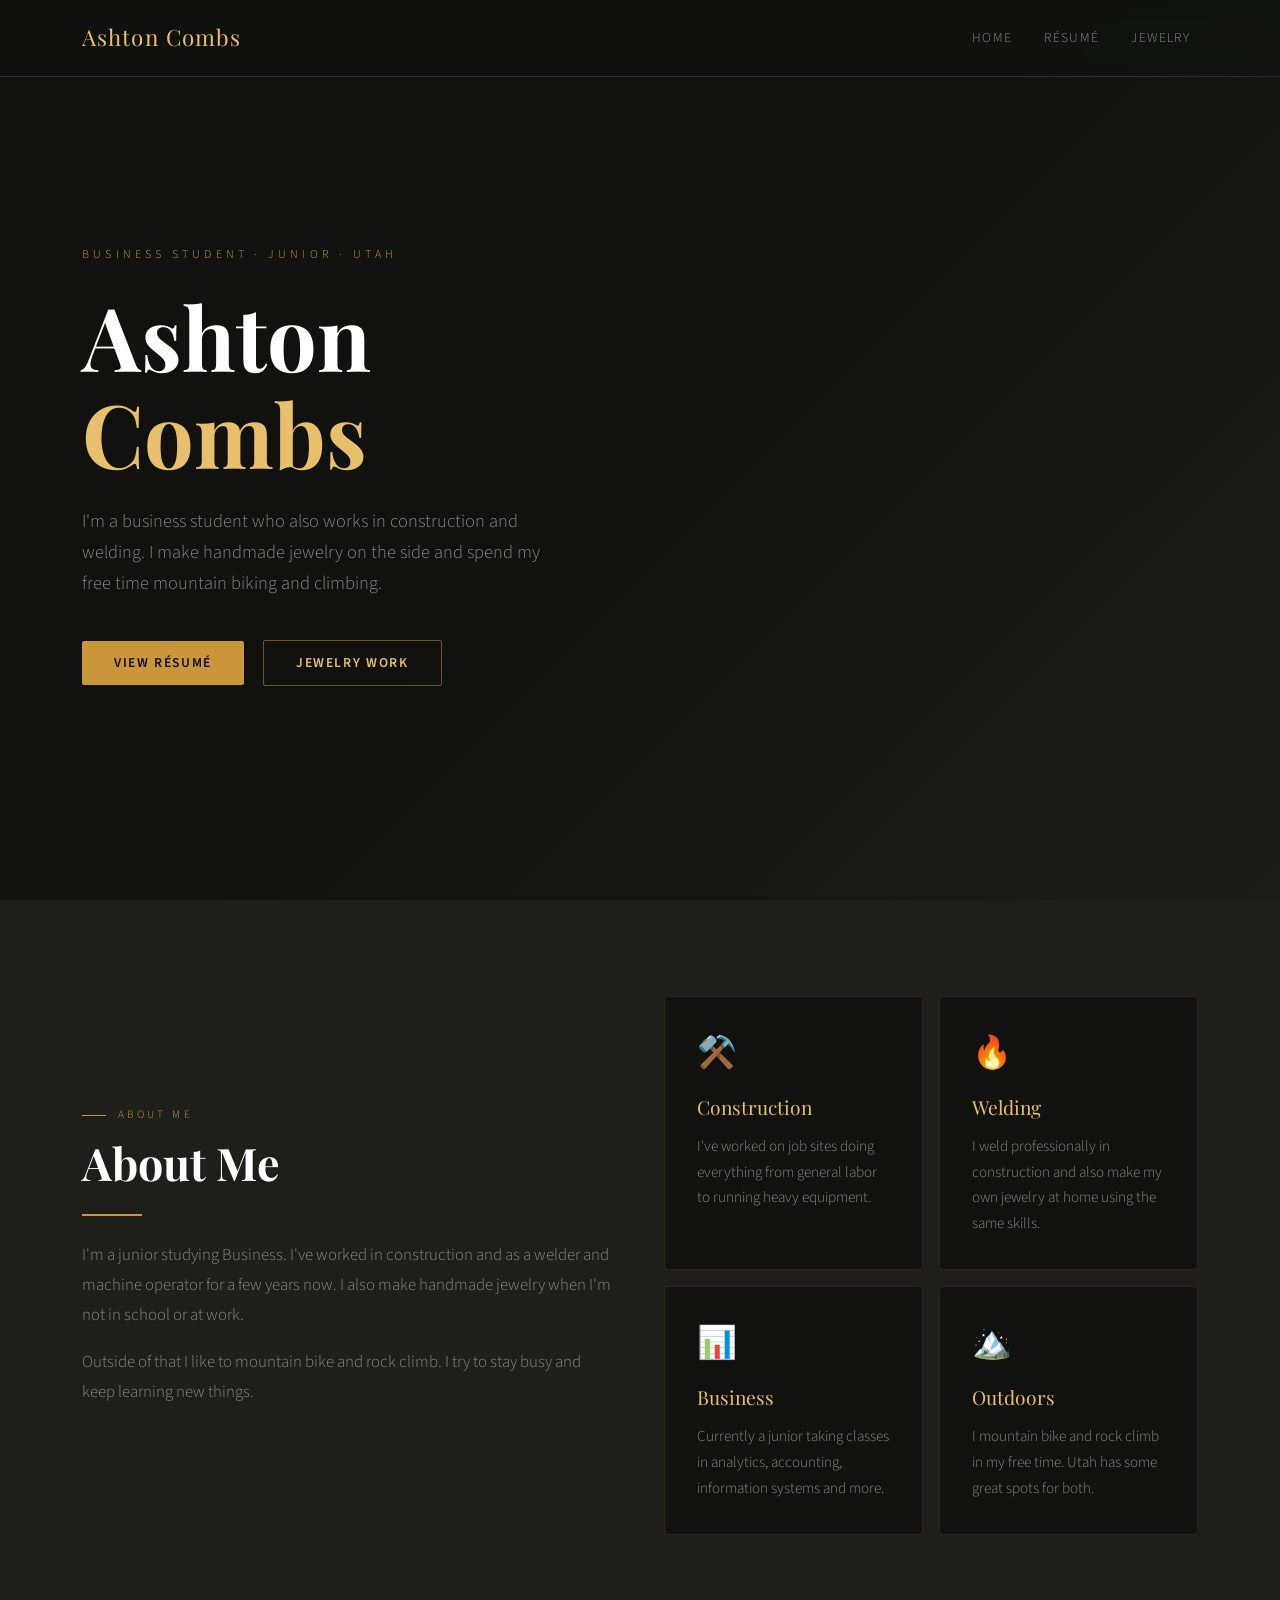
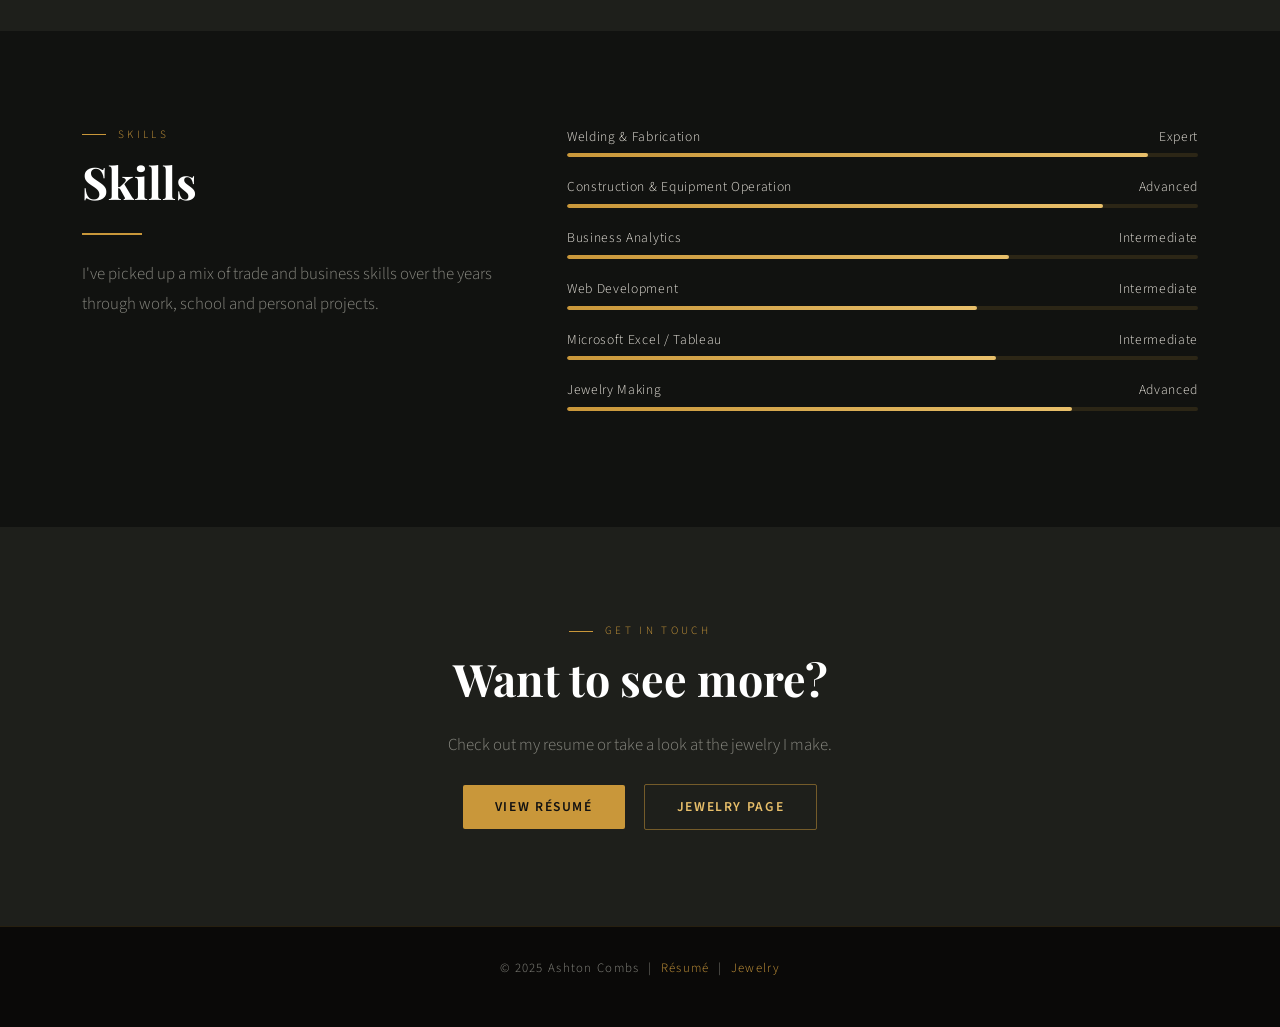
<file: index.html>
<!DOCTYPE html>
<html lang="en">
<head>
  <meta charset="UTF-8"/>
  <meta name="viewport" content="width=device-width, initial-scale=1.0"/>
  <title>Ashton Combs</title>
  <link href="https://cdn.jsdelivr.net/npm/bootstrap@5.3.2/dist/css/bootstrap.min.css" rel="stylesheet"/>
  <link href="https://fonts.googleapis.com/css2?family=Playfair+Display:wght@400;700&family=Source+Sans+3:wght@300;400;600&display=swap" rel="stylesheet"/>
  <style>
    :root {
      --dark: #111210;
      --mid: #1e1f1b;
      --gold: #c9973a;
      --gold-light: #e8bf6a;
      --text: #e8e4dc;
      --muted: #888880;
    }

    * { box-sizing: border-box; }

    body {
      background-color: var(--dark);
      color: var(--text);
      font-family: 'Source Sans 3', sans-serif;
      font-weight: 300;
    }

    /* NAV */
    .navbar {
      background-color: rgba(17,18,16,0.95) !important;
      border-bottom: 1px solid rgba(201,151,58,0.2);
      backdrop-filter: blur(10px);
      padding: 1rem 2rem;
    }

    .navbar-brand {
      font-family: 'Playfair Display', serif;
      font-size: 1.4rem;
      color: var(--gold-light) !important;
      letter-spacing: 0.05em;
    }

    .nav-link {
      color: var(--muted) !important;
      font-size: 0.85rem;
      letter-spacing: 0.1em;
      text-transform: uppercase;
      margin-left: 1rem;
      transition: color 0.2s;
    }

    .nav-link:hover { color: var(--gold-light) !important; }

    .navbar-toggler { border-color: rgba(201,151,58,0.4); }
    .navbar-toggler-icon {
      background-image: url("data:image/svg+xml,%3csvg xmlns='http://www.w3.org/2000/svg' viewBox='0 0 30 30'%3e%3cpath stroke='rgba%28201%2C151%2C58%2C1%29' stroke-linecap='round' stroke-miterlimit='10' stroke-width='2' d='M4 7h22M4 15h22M4 23h22'/%3e%3c/svg%3e");
    }

    /* HERO */
    .hero {
      min-height: 100vh;
      background-color: var(--dark);
      background-image:
        linear-gradient(135deg, rgba(17,18,16,0.97) 50%, rgba(30,31,27,0.85) 100%),
        url('https://images.unsplash.com/photo-1504307651254-35680f356dfd?w=1600&q=70');
      background-size: cover;
      background-position: center;
      display: flex;
      align-items: center;
      padding: 6rem 2rem 4rem;
    }

    .hero-eyebrow {
      font-size: 0.75rem;
      letter-spacing: 0.35em;
      text-transform: uppercase;
      color: var(--gold);
      margin-bottom: 1.5rem;
    }

    .hero h1 {
      font-family: 'Playfair Display', serif;
      font-size: clamp(3rem, 7vw, 5.5rem);
      font-weight: 700;
      color: #fff;
      line-height: 1.1;
      margin-bottom: 1.5rem;
    }

    .hero h1 span { color: var(--gold-light); }

    .hero-sub {
      font-size: 1.15rem;
      color: var(--muted);
      max-width: 480px;
      margin-bottom: 2.5rem;
      line-height: 1.7;
    }

    .btn-gold {
      background-color: var(--gold);
      color: #111;
      border: none;
      padding: 0.75rem 2rem;
      font-size: 0.85rem;
      letter-spacing: 0.12em;
      text-transform: uppercase;
      font-weight: 600;
      border-radius: 2px;
      text-decoration: none;
      display: inline-block;
      transition: background 0.2s;
    }

    .btn-gold:hover { background-color: var(--gold-light); color: #111; }

    .btn-outline-gold {
      background: transparent;
      color: var(--gold-light);
      border: 1px solid rgba(201,151,58,0.5);
      padding: 0.75rem 2rem;
      font-size: 0.85rem;
      letter-spacing: 0.12em;
      text-transform: uppercase;
      font-weight: 600;
      border-radius: 2px;
      text-decoration: none;
      display: inline-block;
      transition: all 0.2s;
      margin-left: 1rem;
    }

    .btn-outline-gold:hover {
      border-color: var(--gold-light);
      color: #fff;
    }

    /* ABOUT SECTION */
    .section {
      padding: 6rem 2rem;
    }

    .section-dark { background-color: var(--mid); }
    .section-darker { background-color: var(--dark); }

    .section-label {
      font-size: 0.7rem;
      letter-spacing: 0.3em;
      text-transform: uppercase;
      color: var(--gold);
      margin-bottom: 0.75rem;
      display: flex;
      align-items: center;
      gap: 0.75rem;
    }

    .section-label::before {
      content: '';
      display: inline-block;
      width: 24px;
      height: 1px;
      background: var(--gold);
    }

    .section-title {
      font-family: 'Playfair Display', serif;
      font-size: clamp(1.8rem, 4vw, 2.8rem);
      font-weight: 700;
      color: #fff;
      margin-bottom: 1.5rem;
      line-height: 1.2;
    }

    .section-body {
      color: var(--muted);
      font-size: 1.05rem;
      line-height: 1.8;
      max-width: 600px;
    }

    /* CARDS */
    .card-custom {
      background: var(--dark);
      border: 1px solid rgba(201,151,58,0.15);
      border-radius: 4px;
      padding: 2rem;
      height: 100%;
      transition: border-color 0.2s, transform 0.2s;
      position: relative;
      overflow: hidden;
    }

    .card-custom::before {
      content: '';
      position: absolute;
      top: 0; left: 0; right: 0;
      height: 2px;
      background: linear-gradient(90deg, transparent, var(--gold), transparent);
      opacity: 0;
      transition: opacity 0.2s;
    }

    .card-custom:hover { border-color: rgba(201,151,58,0.4); transform: translateY(-3px); }
    .card-custom:hover::before { opacity: 1; }

    .card-icon {
      font-size: 2rem;
      margin-bottom: 1rem;
    }

    .card-title {
      font-family: 'Playfair Display', serif;
      font-size: 1.2rem;
      color: var(--gold-light);
      margin-bottom: 0.75rem;
    }

    .card-text {
      color: var(--muted);
      font-size: 0.95rem;
      line-height: 1.7;
    }

    /* SKILLS */
    .skill-bar-wrap {
      margin-bottom: 1.25rem;
    }

    .skill-label {
      display: flex;
      justify-content: space-between;
      font-size: 0.85rem;
      color: var(--text);
      margin-bottom: 0.4rem;
      letter-spacing: 0.05em;
    }

    .skill-bar {
      height: 4px;
      background: rgba(201,151,58,0.15);
      border-radius: 2px;
      overflow: hidden;
    }

    .skill-fill {
      height: 100%;
      background: linear-gradient(90deg, var(--gold), var(--gold-light));
      border-radius: 2px;
    }

    /* FOOTER */
    footer {
      background: #0a0908;
      border-top: 1px solid rgba(201,151,58,0.15);
      padding: 2rem;
      text-align: center;
      color: var(--muted);
      font-size: 0.8rem;
      letter-spacing: 0.1em;
    }

    footer a { color: var(--gold); text-decoration: none; }
    footer a:hover { color: var(--gold-light); }

    /* divider */
    .gold-divider {
      width: 60px;
      height: 2px;
      background: var(--gold);
      margin: 1.5rem 0;
    }
  </style>
</head>
<body>

<!-- NAV -->
<nav class="navbar navbar-expand-lg fixed-top">
  <div class="container">
    <a class="navbar-brand" href="index.html">Ashton Combs</a>
    <button class="navbar-toggler" type="button" data-bs-toggle="collapse" data-bs-target="#navMenu">
      <span class="navbar-toggler-icon"></span>
    </button>
    <div class="collapse navbar-collapse justify-content-end" id="navMenu">
      <ul class="navbar-nav">
        <li class="nav-item"><a class="nav-link" href="index.html">Home</a></li>
        <li class="nav-item"><a class="nav-link" href="resume.html">Résumé</a></li>
        <li class="nav-item"><a class="nav-link" href="scratch.html">Jewelry</a></li>
      </ul>
    </div>
  </div>
</nav>

<!-- HERO -->
<section class="hero">
  <div class="container">
    <div class="row">
      <div class="col-lg-8">
        <div class="hero-eyebrow">Business Student · Junior · Utah</div>
        <h1>Ashton<br/><span>Combs</span></h1>
        <p class="hero-sub">I'm a business student who also works in construction and welding. I make handmade jewelry on the side and spend my free time mountain biking and climbing.</p>
        <a href="resume.html" class="btn-gold">View Résumé</a>
        <a href="scratch.html" class="btn-outline-gold">Jewelry Work</a>
      </div>
    </div>
  </div>
</section>

<!-- ABOUT -->
<section class="section section-dark">
  <div class="container">
    <div class="row align-items-center g-5">
      <div class="col-lg-6">
        <div class="section-label">About Me</div>
        <h2 class="section-title">About Me</h2>
        <div class="gold-divider"></div>
        <p class="section-body">
          I'm a junior studying Business. I've worked in construction and as a welder and machine operator for a few years now. I also make handmade jewelry when I'm not in school or at work.
        </p>
        <p class="section-body mt-3">
          Outside of that I like to mountain bike and rock climb. I try to stay busy and keep learning new things.
        </p>
      </div>
      <div class="col-lg-6">
        <div class="row g-3">
          <div class="col-6">
            <div class="card-custom">
              <div class="card-icon">⚒️</div>
              <div class="card-title">Construction</div>
              <p class="card-text">I've worked on job sites doing everything from general labor to running heavy equipment.</p>
            </div>
          </div>
          <div class="col-6">
            <div class="card-custom">
              <div class="card-icon">🔥</div>
              <div class="card-title">Welding</div>
              <p class="card-text">I weld professionally in construction and also make my own jewelry at home using the same skills.</p>
            </div>
          </div>
          <div class="col-6">
            <div class="card-custom">
              <div class="card-icon">📊</div>
              <div class="card-title">Business</div>
              <p class="card-text">Currently a junior taking classes in analytics, accounting, information systems and more.</p>
            </div>
          </div>
          <div class="col-6">
            <div class="card-custom">
              <div class="card-icon">🏔️</div>
              <div class="card-title">Outdoors</div>
              <p class="card-text">I mountain bike and rock climb in my free time. Utah has some great spots for both.</p>
            </div>
          </div>
        </div>
      </div>
    </div>
  </div>
</section>

<!-- SKILLS -->
<section class="section section-darker">
  <div class="container">
    <div class="row g-5">
      <div class="col-lg-5">
        <div class="section-label">Skills</div>
        <h2 class="section-title">Skills</h2>
        <div class="gold-divider"></div>
        <p class="section-body">I've picked up a mix of trade and business skills over the years through work, school and personal projects.</p>
      </div>
      <div class="col-lg-7">
        <div class="skill-bar-wrap">
          <div class="skill-label"><span>Welding & Fabrication</span><span>Expert</span></div>
          <div class="skill-bar"><div class="skill-fill" style="width:92%"></div></div>
        </div>
        <div class="skill-bar-wrap">
          <div class="skill-label"><span>Construction & Equipment Operation</span><span>Advanced</span></div>
          <div class="skill-bar"><div class="skill-fill" style="width:85%"></div></div>
        </div>
        <div class="skill-bar-wrap">
          <div class="skill-label"><span>Business Analytics</span><span>Intermediate</span></div>
          <div class="skill-bar"><div class="skill-fill" style="width:70%"></div></div>
        </div>
        <div class="skill-bar-wrap">
          <div class="skill-label"><span>Web Development</span><span>Intermediate</span></div>
          <div class="skill-bar"><div class="skill-fill" style="width:65%"></div></div>
        </div>
        <div class="skill-bar-wrap">
          <div class="skill-label"><span>Microsoft Excel / Tableau</span><span>Intermediate</span></div>
          <div class="skill-bar"><div class="skill-fill" style="width:68%"></div></div>
        </div>
        <div class="skill-bar-wrap">
          <div class="skill-label"><span>Jewelry Making</span><span>Advanced</span></div>
          <div class="skill-bar"><div class="skill-fill" style="width:80%"></div></div>
        </div>
      </div>
    </div>
  </div>
</section>

<!-- CTA -->
<section class="section section-dark text-center">
  <div class="container">
    <div class="section-label justify-content-center">Get In Touch</div>
    <h2 class="section-title mx-auto" style="max-width:500px;">Want to see more?</h2>
    <p class="section-body mx-auto text-center mt-3" style="max-width:450px;">
      Check out my resume or take a look at the jewelry I make.
    </p>
    <div class="mt-4">
      <a href="resume.html" class="btn-gold">View Résumé</a>
      <a href="scratch.html" class="btn-outline-gold">Jewelry Page</a>
    </div>
  </div>
</section>

<!-- FOOTER -->
<footer>
  <p>&copy; 2025 Ashton Combs &nbsp;|&nbsp; <a href="resume.html">Résumé</a> &nbsp;|&nbsp; <a href="scratch.html">Jewelry</a></p>
</footer>

<script src="https://cdn.jsdelivr.net/npm/bootstrap@5.3.2/dist/js/bootstrap.bundle.min.js"></script>
</body>
</html>
</file>
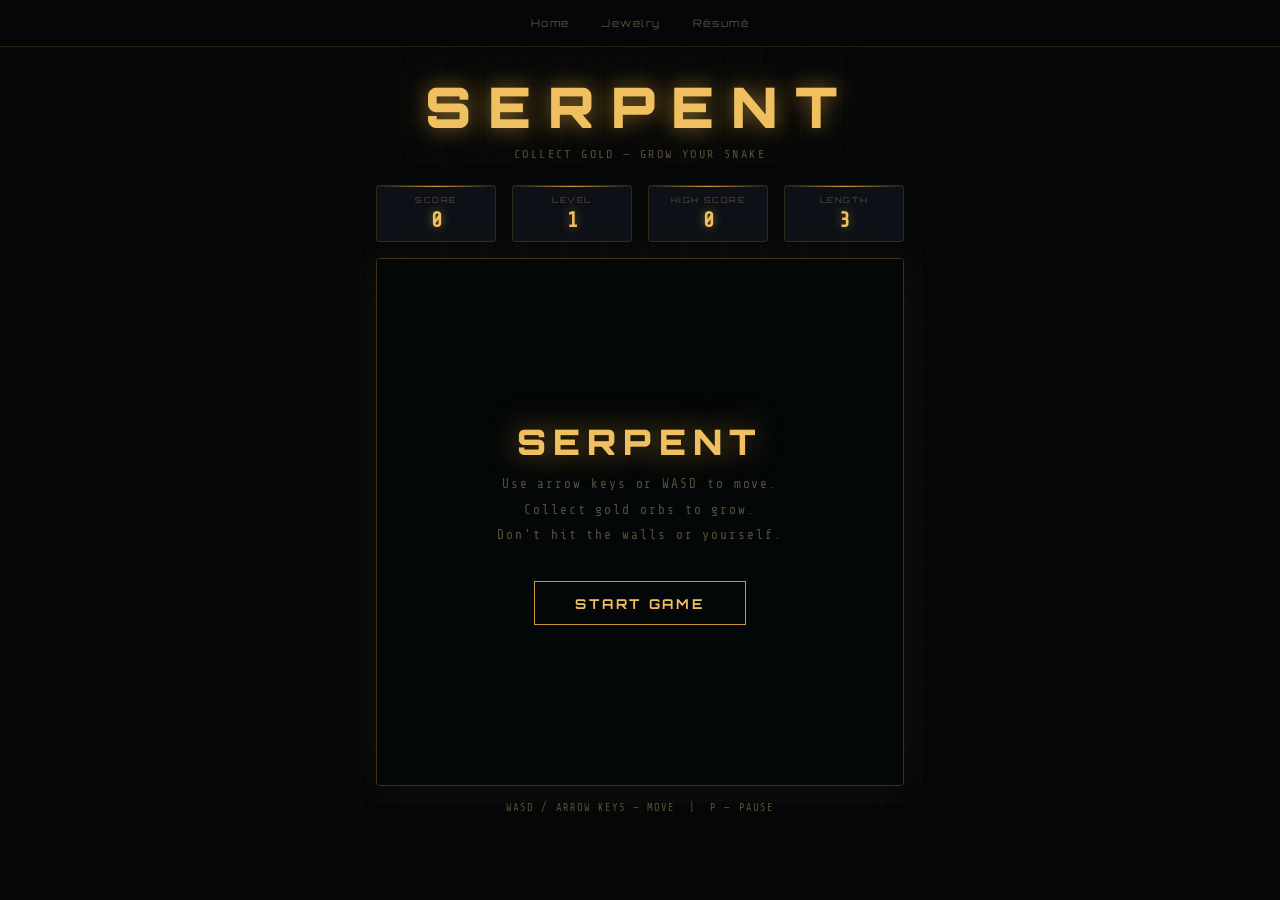
<file: app (3).html>
<!DOCTYPE html>
<html lang="en">
<head>
  <meta charset="UTF-8"/>
  <meta name="viewport" content="width=device-width, initial-scale=1.0"/>
  <title>SERPENT</title>
  <link href="https://fonts.googleapis.com/css2?family=Orbitron:wght@400;700;900&family=Share+Tech+Mono&display=swap" rel="stylesheet"/>
  <style>
    * { box-sizing: border-box; margin: 0; padding: 0; }

    body {
      background: #050708;
      color: #e8dcc8;
      font-family: 'Orbitron', monospace;
      min-height: 100vh;
      display: flex;
      flex-direction: column;
      align-items: center;
      overflow-x: hidden;
    }

    body::before {
      content: '';
      position: fixed;
      inset: 0;
      background-image:
        linear-gradient(rgba(201,151,58,0.03) 1px, transparent 1px),
        linear-gradient(90deg, rgba(201,151,58,0.03) 1px, transparent 1px);
      background-size: 40px 40px;
      pointer-events: none;
      z-index: 0;
    }

    nav {
      width: 100%;
      display: flex;
      justify-content: center;
      align-items: center;
      padding: 1rem 2rem;
      border-bottom: 1px solid rgba(201,151,58,0.2);
      position: relative;
      z-index: 10;
      background: rgba(5,7,8,0.9);
    }

    nav a {
      color: #5a4e3a;
      text-decoration: none;
      font-size: 0.65rem;
      letter-spacing: 0.15em;
      margin: 0 1rem;
      transition: color 0.2s;
    }
    nav a:hover { color: #f0c060; }

    .game-wrapper {
      position: relative;
      z-index: 1;
      display: flex;
      flex-direction: column;
      align-items: center;
      padding: 1.5rem 1rem 3rem;
      width: 100%;
    }

    .game-title {
      text-align: center;
      margin-bottom: 1.5rem;
    }

    .game-title h1 {
      font-size: clamp(2rem, 6vw, 3.5rem);
      font-weight: 900;
      color: #f0c060;
      text-shadow: 0 0 20px rgba(201,151,58,0.6), 0 0 60px rgba(201,151,58,0.3);
      letter-spacing: 0.3em;
    }

    .game-title p {
      font-family: 'Share Tech Mono', monospace;
      color: #5a4e3a;
      font-size: 0.75rem;
      letter-spacing: 0.2em;
      margin-top: 0.3rem;
    }

    .hud {
      display: flex;
      gap: 1rem;
      margin-bottom: 1rem;
      width: 528px;
    }

    .hud-panel {
      flex: 1;
      background: #0d1117;
      border: 1px solid rgba(201,151,58,0.2);
      border-radius: 4px;
      padding: 0.6rem 0.5rem;
      text-align: center;
      position: relative;
    }

    .hud-panel::before {
      content: '';
      position: absolute;
      top: 0; left: 0; right: 0; height: 1px;
      background: linear-gradient(90deg, transparent, #c9973a, transparent);
    }

    .hud-label {
      font-size: 0.5rem;
      letter-spacing: 0.2em;
      color: #5a4e3a;
      text-transform: uppercase;
      margin-bottom: 0.2rem;
    }

    .hud-value {
      font-size: 1.3rem;
      font-weight: 700;
      color: #f0c060;
      text-shadow: 0 0 10px rgba(201,151,58,0.6);
      font-family: 'Share Tech Mono', monospace;
    }

    .canvas-container {
      position: relative;
      border: 1px solid rgba(201,151,58,0.3);
      border-radius: 4px;
      overflow: hidden;
      box-shadow: 0 0 40px rgba(201,151,58,0.08);
      width: 528px;
      height: 528px;
    }

    canvas {
      display: block;
      width: 528px;
      height: 528px;
    }

    .overlay {
      position: absolute;
      inset: 0;
      display: flex;
      flex-direction: column;
      align-items: center;
      justify-content: center;
      background: rgba(5,7,8,0.92);
      z-index: 10;
    }

    .overlay.hidden { display: none; }

    .overlay h2 {
      font-size: 2.2rem;
      font-weight: 900;
      color: #f0c060;
      text-shadow: 0 0 30px rgba(201,151,58,0.6);
      letter-spacing: 0.2em;
      margin-bottom: 0.5rem;
    }

    .overlay .sub {
      font-family: 'Share Tech Mono', monospace;
      color: #5a4e3a;
      font-size: 0.8rem;
      letter-spacing: 0.15em;
      margin-bottom: 2rem;
      text-align: center;
      line-height: 2;
    }

    .final-score {
      font-size: 3rem;
      color: #ffe066;
      text-shadow: 0 0 30px rgba(255,224,102,0.6);
      font-family: 'Share Tech Mono', monospace;
      margin-bottom: 0.5rem;
    }

    .hi-label {
      font-size: 0.65rem;
      color: #c9973a;
      letter-spacing: 0.2em;
      margin-bottom: 2rem;
    }

    .play-btn {
      background: transparent;
      border: 1px solid #c9973a;
      color: #f0c060;
      font-family: 'Orbitron', monospace;
      font-size: 0.85rem;
      font-weight: 700;
      letter-spacing: 0.2em;
      padding: 0.8rem 2.5rem;
      cursor: pointer;
      text-transform: uppercase;
      position: relative;
      overflow: hidden;
      transition: all 0.2s;
    }

    .play-btn:hover {
      background: #c9973a;
      color: #050708;
    }

    .controls-hint {
      margin-top: 1rem;
      font-family: 'Share Tech Mono', monospace;
      font-size: 0.65rem;
      color: #5a4e3a;
      letter-spacing: 0.1em;
      text-align: center;
    }

    .level-flash {
      position: absolute;
      top: 50%; left: 50%;
      transform: translate(-50%, -50%);
      font-size: 2rem;
      font-weight: 900;
      color: #f0c060;
      text-shadow: 0 0 30px rgba(201,151,58,0.6);
      pointer-events: none;
      opacity: 0;
      z-index: 20;
      letter-spacing: 0.2em;
    }

    @keyframes levelAnim {
      0%   { opacity:0; transform:translate(-50%,-50%) scale(0.5); }
      30%  { opacity:1; transform:translate(-50%,-50%) scale(1.1); }
      70%  { opacity:1; transform:translate(-50%,-50%) scale(1); }
      100% { opacity:0; transform:translate(-50%,-50%) scale(1); }
    }

    .level-flash.show { animation: levelAnim 1.5s ease forwards; }
  </style>
</head>
<body>

<nav>
  <a href="index.html">Home</a>
  <a href="scratch.html">Jewelry</a>
  <a href="resume.html">Résumé</a>
</nav>

<div class="game-wrapper">
  <div class="game-title">
    <h1>SERPENT</h1>
    <p>COLLECT GOLD — GROW YOUR SNAKE</p>
  </div>

  <div class="hud">
    <div class="hud-panel">
      <div class="hud-label">Score</div>
      <div class="hud-value" id="scoreDisplay">0</div>
    </div>
    <div class="hud-panel">
      <div class="hud-label">Level</div>
      <div class="hud-value" id="levelDisplay">1</div>
    </div>
    <div class="hud-panel">
      <div class="hud-label">High Score</div>
      <div class="hud-value" id="hiDisplay">0</div>
    </div>
    <div class="hud-panel">
      <div class="hud-label">Length</div>
      <div class="hud-value" id="lenDisplay">3</div>
    </div>
  </div>

  <div class="canvas-container">
    <canvas id="c" width="528" height="528"></canvas>
    <div class="level-flash" id="levelFlash"></div>

    <div class="overlay" id="startScreen">
      <h2>SERPENT</h2>
      <div class="sub">
        Use arrow keys or WASD to move.<br/>
        Collect gold orbs to grow.<br/>
        Don't hit the walls or yourself.
      </div>
      <button class="play-btn" id="startBtn">START GAME</button>
    </div>

    <div class="overlay hidden" id="overScreen">
      <h2>GAME OVER</h2>
      <div class="final-score" id="finalScore">0</div>
      <div class="hi-label" id="hiLabel">SCORE</div>
      <button class="play-btn" id="restartBtn">PLAY AGAIN</button>
    </div>

    <div class="overlay hidden" id="pauseScreen">
      <h2>PAUSED</h2>
      <div class="sub">Press P to resume</div>
    </div>
  </div>

  <div class="controls-hint">
    WASD / ARROW KEYS — MOVE &nbsp;|&nbsp; P — PAUSE
  </div>
</div>

<script>
  const canvas = document.getElementById('c');
  const ctx = canvas.getContext('2d');

  const CELL = 22;
  const COLS = 24;
  const ROWS = 24;
  // canvas is exactly COLS*CELL x ROWS*CELL = 528x528

  let snake, dx, dy, ndx, ndy, food, score, hiScore, level, gameRunning, gamePaused, gameOver;
  let lastTime, elapsed, interval;
  let particles = [];
  let raf;

  hiScore = parseInt(localStorage.getItem('serpHi') || '0');
  document.getElementById('hiDisplay').textContent = hiScore;

  function initGame() {
    snake = [
      { x: 13, y: 12 },
      { x: 12, y: 12 },
      { x: 11, y: 12 },
    ];
    dx = 1; dy = 0;
    ndx = 1; ndy = 0;
    score = 0;
    level = 1;
    interval = 150;
    elapsed = 0;
    particles = [];
    food = placeFood();
    updateHUD();
  }

  function placeFood() {
    let f;
    do {
      f = {
        x: Math.floor(Math.random() * COLS),
        y: Math.floor(Math.random() * ROWS)
      };
    } while (snake.some(s => s.x === f.x && s.y === f.y));
    return f;
  }

  function updateHUD() {
    document.getElementById('scoreDisplay').textContent = score;
    document.getElementById('levelDisplay').textContent = level;
    document.getElementById('hiDisplay').textContent = hiScore;
    document.getElementById('lenDisplay').textContent = snake.length;
  }

  function startGame() {
    document.getElementById('startScreen').classList.add('hidden');
    document.getElementById('overScreen').classList.add('hidden');
    document.getElementById('pauseScreen').classList.add('hidden');
    initGame();
    gameRunning = true;
    gamePaused = false;
    gameOver = false;
    lastTime = null;
    if (raf) cancelAnimationFrame(raf);
    raf = requestAnimationFrame(loop);
  }

  document.getElementById('startBtn').addEventListener('click', startGame);
  document.getElementById('restartBtn').addEventListener('click', startGame);

  function loop(ts) {
    raf = requestAnimationFrame(loop);
    if (!gameRunning || gamePaused) { draw(ts); return; }

    if (lastTime === null) lastTime = ts;
    const dt = ts - lastTime;
    lastTime = ts;

    elapsed += dt;
    if (elapsed >= interval) {
      elapsed -= interval;
      step();
    }

    draw(ts);
  }

  function step() {
    dx = ndx; dy = ndy;

    const head = { x: snake[0].x + dx, y: snake[0].y + dy };

    // Wall collision
    if (head.x < 0 || head.x >= COLS || head.y < 0 || head.y >= ROWS) {
      doGameOver(); return;
    }

    // Self collision
    for (let i = 0; i < snake.length; i++) {
      if (snake[i].x === head.x && snake[i].y === head.y) {
        doGameOver(); return;
      }
    }

    snake.unshift(head);

    // Ate food?
    if (head.x === food.x && head.y === food.y) {
      score += 10;
      if (score > hiScore) { hiScore = score; localStorage.setItem('serpHi', hiScore); }
      spawnParticles(food.x, food.y);
      food = placeFood();

      // Level up every 5 orbs (50 pts)
      const newLevel = Math.floor(score / 50) + 1;
      if (newLevel > level) {
        level = newLevel;
        interval = Math.max(60, 150 - (level - 1) * 15);
        flashLevel('LEVEL ' + level);
      }
    } else {
      snake.pop();
    }

    updateHUD();
  }

  function doGameOver() {
    gameRunning = false;
    if (score > hiScore) { hiScore = score; localStorage.setItem('serpHi', hiScore); }
    document.getElementById('finalScore').textContent = score;
    document.getElementById('hiLabel').textContent =
      score > 0 && score >= parseInt(localStorage.getItem('serpHi') || '0')
        ? '★ NEW HIGH SCORE ★' : 'HIGH SCORE: ' + hiScore;
    document.getElementById('overScreen').classList.remove('hidden');
  }

  function flashLevel(text) {
    const el = document.getElementById('levelFlash');
    el.textContent = text;
    el.classList.remove('show');
    void el.offsetWidth;
    el.classList.add('show');
  }

  // Particles
  function spawnParticles(gx, gy) {
    const cx = gx * CELL + CELL / 2;
    const cy = gy * CELL + CELL / 2;
    for (let i = 0; i < 10; i++) {
      const angle = Math.random() * Math.PI * 2;
      const speed = 1 + Math.random() * 2.5;
      particles.push({
        x: cx, y: cy,
        vx: Math.cos(angle) * speed,
        vy: Math.sin(angle) * speed,
        life: 1,
        r: 2 + Math.random() * 2
      });
    }
  }

  function draw(ts) {
    // Clear
    ctx.fillStyle = '#050708';
    ctx.fillRect(0, 0, canvas.width, canvas.height);

    // Grid
    ctx.strokeStyle = 'rgba(201,151,58,0.05)';
    ctx.lineWidth = 0.5;
    for (let x = 0; x <= COLS; x++) {
      ctx.beginPath(); ctx.moveTo(x * CELL, 0); ctx.lineTo(x * CELL, canvas.height); ctx.stroke();
    }
    for (let y = 0; y <= ROWS; y++) {
      ctx.beginPath(); ctx.moveTo(0, y * CELL); ctx.lineTo(canvas.width, y * CELL); ctx.stroke();
    }

    // Snake
    for (let i = snake.length - 1; i >= 0; i--) {
      const seg = snake[i];
      const t = i / snake.length;
      const isHead = i === 0;

      const gx = seg.x * CELL;
      const gy = seg.y * CELL;

      if (isHead) {
        ctx.shadowColor = '#f0c060';
        ctx.shadowBlur = 16;
      } else {
        ctx.shadowBlur = 0;
      }

      // Color: bright gold head fading to dark copper tail
      const r = Math.round(240 - t * 100);
      const g = Math.round(192 - t * 120);
      const b = Math.round(96 - t * 75);
      ctx.fillStyle = `rgb(${r},${g},${b})`;

      const pad = isHead ? 1 : Math.min(4, 2 + Math.round(t * 3));
      const size = CELL - pad * 2;
      const rad = isHead ? 5 : 3;

      // Rounded rectangle
      ctx.beginPath();
      ctx.moveTo(gx + pad + rad, gy + pad);
      ctx.lineTo(gx + pad + size - rad, gy + pad);
      ctx.quadraticCurveTo(gx + pad + size, gy + pad, gx + pad + size, gy + pad + rad);
      ctx.lineTo(gx + pad + size, gy + pad + size - rad);
      ctx.quadraticCurveTo(gx + pad + size, gy + pad + size, gx + pad + size - rad, gy + pad + size);
      ctx.lineTo(gx + pad + rad, gy + pad + size);
      ctx.quadraticCurveTo(gx + pad, gy + pad + size, gx + pad, gy + pad + size - rad);
      ctx.lineTo(gx + pad, gy + pad + rad);
      ctx.quadraticCurveTo(gx + pad, gy + pad, gx + pad + rad, gy + pad);
      ctx.closePath();
      ctx.fill();

      // Scale texture on body
      if (!isHead && i % 2 === 0 && size > 8) {
        ctx.fillStyle = 'rgba(0,0,0,0.2)';
        ctx.fillRect(gx + pad + 3, gy + pad + 3, size - 6, size - 6);
      }

      // Eyes on head
      if (isHead) {
        ctx.shadowBlur = 0;
        const ex1 = gx + (dx === 1 ? 15 : dx === -1 ? 4 : 6);
        const ey1 = gy + (dy === 1 ? 15 : dy === -1 ? 4 : 6);
        const ex2 = gx + (dy !== 0 ? 14 : ex1 - gx);
        const ey2 = gy + (dx !== 0 ? 14 : ey1 - gy);

        ctx.fillStyle = '#050708';
        ctx.beginPath(); ctx.arc(ex1, ey1, 2.5, 0, Math.PI * 2); ctx.fill();
        ctx.beginPath(); ctx.arc(ex2, ey2, 2.5, 0, Math.PI * 2); ctx.fill();
        ctx.fillStyle = '#fff';
        ctx.beginPath(); ctx.arc(ex1 - 0.5, ey1 - 0.5, 1, 0, Math.PI * 2); ctx.fill();
        ctx.beginPath(); ctx.arc(ex2 - 0.5, ey2 - 0.5, 1, 0, Math.PI * 2); ctx.fill();
      }
    }
    ctx.shadowBlur = 0;

    // Gold orb (food)
    if (food) {
      const pulse = Math.sin((ts || 0) / 300) * 0.3 + 0.7;
      const fx = food.x * CELL + CELL / 2;
      const fy = food.y * CELL + CELL / 2;
      const orbR = 6 + pulse * 2;

      // Outer glow
      const grd = ctx.createRadialGradient(fx, fy, 0, fx, fy, CELL);
      grd.addColorStop(0, `rgba(255,220,80,${0.35 * pulse})`);
      grd.addColorStop(1, 'rgba(255,220,80,0)');
      ctx.fillStyle = grd;
      ctx.beginPath(); ctx.arc(fx, fy, CELL, 0, Math.PI * 2); ctx.fill();

      // Orb
      ctx.shadowColor = '#ffe066';
      ctx.shadowBlur = 18 * pulse;
      const orbGrd = ctx.createRadialGradient(fx - orbR * 0.3, fy - orbR * 0.3, 0, fx, fy, orbR);
      orbGrd.addColorStop(0, '#fff5c0');
      orbGrd.addColorStop(0.4, '#f0c060');
      orbGrd.addColorStop(1, '#c08020');
      ctx.fillStyle = orbGrd;
      ctx.beginPath(); ctx.arc(fx, fy, orbR, 0, Math.PI * 2); ctx.fill();
      ctx.shadowBlur = 0;

      // Shine
      ctx.fillStyle = 'rgba(255,255,255,0.6)';
      ctx.beginPath(); ctx.arc(fx - orbR * 0.3, fy - orbR * 0.3, orbR * 0.3, 0, Math.PI * 2); ctx.fill();
    }

    // Particles
    particles = particles.filter(p => p.life > 0);
    particles.forEach(p => {
      p.x += p.vx; p.y += p.vy;
      p.vx *= 0.93; p.vy *= 0.93;
      p.life -= 0.04;
      ctx.globalAlpha = p.life;
      ctx.shadowColor = '#f0c060';
      ctx.shadowBlur = 6;
      ctx.fillStyle = '#f0c060';
      ctx.beginPath(); ctx.arc(p.x, p.y, p.r * p.life, 0, Math.PI * 2); ctx.fill();
      ctx.shadowBlur = 0;
      ctx.globalAlpha = 1;
    });

    // Vignette
    const vig = ctx.createRadialGradient(
      canvas.width / 2, canvas.height / 2, canvas.width * 0.3,
      canvas.width / 2, canvas.height / 2, canvas.width * 0.8
    );
    vig.addColorStop(0, 'transparent');
    vig.addColorStop(1, 'rgba(5,7,8,0.5)');
    ctx.fillStyle = vig;
    ctx.fillRect(0, 0, canvas.width, canvas.height);
  }

  // Controls
  document.addEventListener('keydown', function(e) {
    switch (e.key) {
      case 'ArrowUp':    case 'w': case 'W': if (dy !== 1)  { ndx = 0; ndy = -1; } e.preventDefault(); break;
      case 'ArrowDown':  case 's': case 'S': if (dy !== -1) { ndx = 0; ndy = 1;  } e.preventDefault(); break;
      case 'ArrowLeft':  case 'a': case 'A': if (dx !== 1)  { ndx = -1; ndy = 0; } e.preventDefault(); break;
      case 'ArrowRight': case 'd': case 'D': if (dx !== -1) { ndx = 1; ndy = 0;  } e.preventDefault(); break;
      case 'p': case 'P':
        if (!gameRunning && !gamePaused) break;
        gamePaused = !gamePaused;
        document.getElementById('pauseScreen').classList.toggle('hidden', !gamePaused);
        if (!gamePaused) lastTime = null;
        e.preventDefault();
        break;
    }
  });

  // Touch swipe
  let tx0 = null, ty0 = null;
  canvas.addEventListener('touchstart', function(e) {
    tx0 = e.touches[0].clientX; ty0 = e.touches[0].clientY; e.preventDefault();
  }, { passive: false });
  canvas.addEventListener('touchend', function(e) {
    if (tx0 === null) return;
    const tdx = e.changedTouches[0].clientX - tx0;
    const tdy = e.changedTouches[0].clientY - ty0;
    if (Math.abs(tdx) > Math.abs(tdy)) {
      if (tdx > 20 && dx !== -1) { ndx = 1; ndy = 0; }
      if (tdx < -20 && dx !== 1) { ndx = -1; ndy = 0; }
    } else {
      if (tdy > 20 && dy !== -1) { ndx = 0; ndy = 1; }
      if (tdy < -20 && dy !== 1) { ndx = 0; ndy = -1; }
    }
    tx0 = null; ty0 = null; e.preventDefault();
  }, { passive: false });

  // Draw initial empty board so it's not blank
  draw(0);
</script>
</body>
</html>
</file>
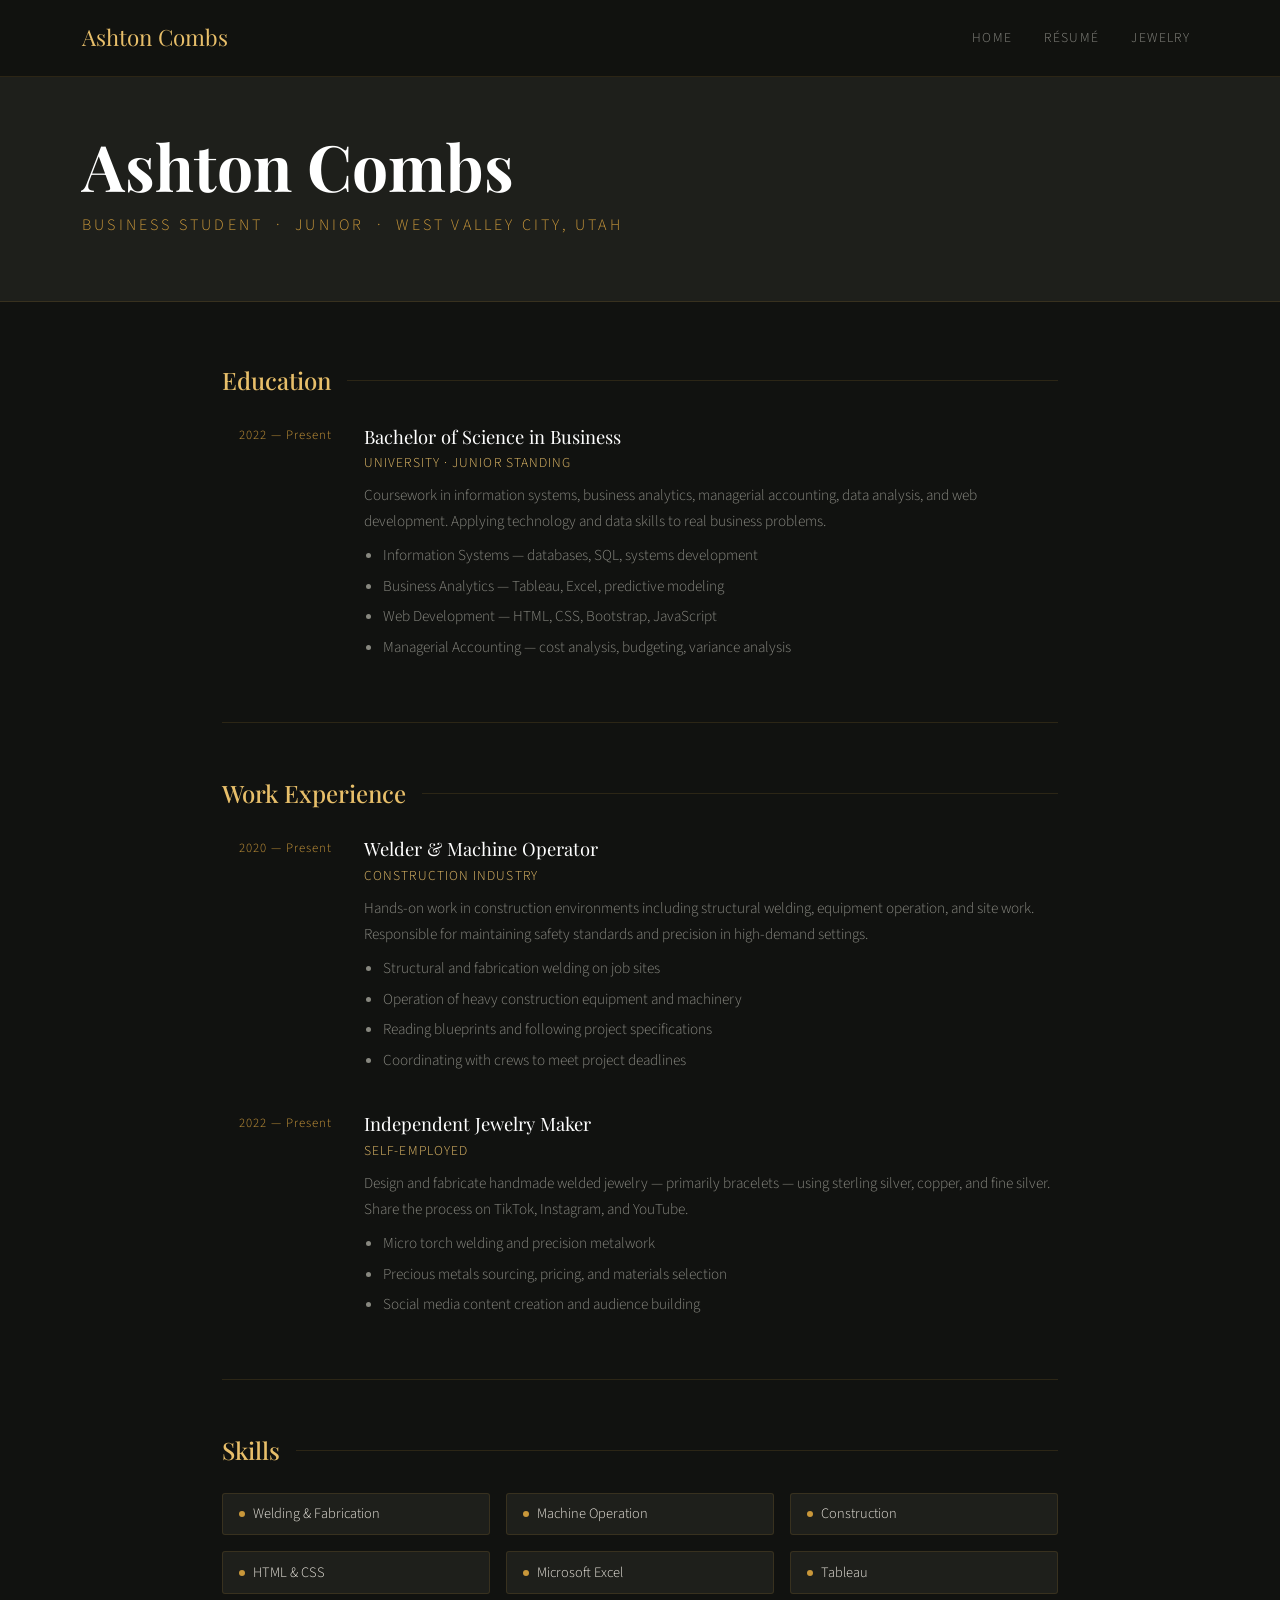
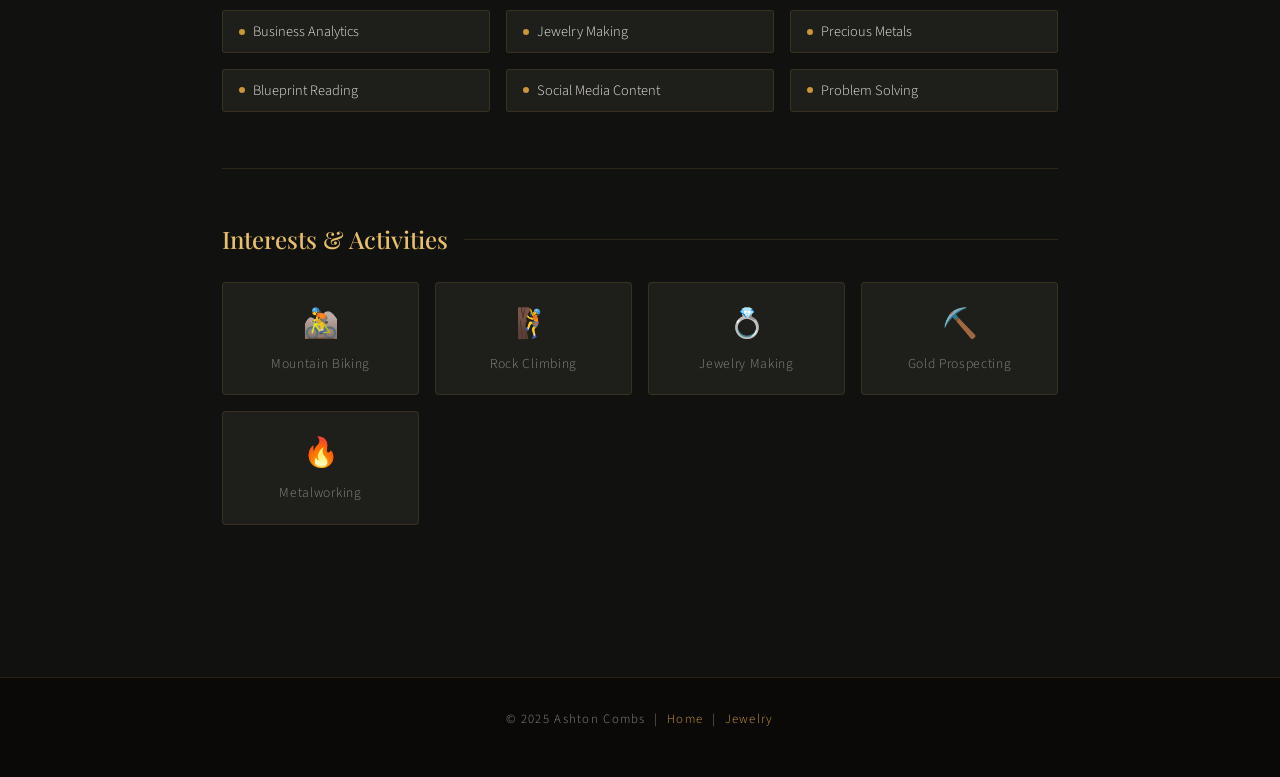
<file: resume.html>
<!DOCTYPE html>
<html lang="en">
<head>
  <meta charset="UTF-8"/>
  <meta name="viewport" content="width=device-width, initial-scale=1.0"/>
  <title>Résumé — Ashton Combs</title>
  <link href="https://cdn.jsdelivr.net/npm/bootstrap@5.3.2/dist/css/bootstrap.min.css" rel="stylesheet"/>
  <link href="https://fonts.googleapis.com/css2?family=Playfair+Display:wght@400;700&family=Source+Sans+3:wght@300;400;600&display=swap" rel="stylesheet"/>
  <style>
    :root {
      --dark: #111210;
      --mid: #1e1f1b;
      --gold: #c9973a;
      --gold-light: #e8bf6a;
      --text: #e8e4dc;
      --muted: #888880;
      --border: rgba(201,151,58,0.15);
    }

    body {
      background-color: var(--dark);
      color: var(--text);
      font-family: 'Source Sans 3', sans-serif;
      font-weight: 300;
    }

    /* NAV */
    .navbar {
      background-color: rgba(17,18,16,0.97) !important;
      border-bottom: 1px solid var(--border);
      padding: 1rem 2rem;
    }

    .navbar-brand {
      font-family: 'Playfair Display', serif;
      font-size: 1.4rem;
      color: var(--gold-light) !important;
    }

    .nav-link {
      color: var(--muted) !important;
      font-size: 0.85rem;
      letter-spacing: 0.1em;
      text-transform: uppercase;
      margin-left: 1rem;
      transition: color 0.2s;
    }

    .nav-link:hover { color: var(--gold-light) !important; }

    .navbar-toggler { border-color: rgba(201,151,58,0.4); }
    .navbar-toggler-icon {
      background-image: url("data:image/svg+xml,%3csvg xmlns='http://www.w3.org/2000/svg' viewBox='0 0 30 30'%3e%3cpath stroke='rgba%28201%2C151%2C58%2C1%29' stroke-linecap='round' stroke-miterlimit='10' stroke-width='2' d='M4 7h22M4 15h22M4 23h22'/%3e%3c/svg%3e");
    }

    /* PAGE HEADER */
    .page-header {
      padding: 8rem 2rem 4rem;
      background-color: var(--mid);
      border-bottom: 1px solid var(--border);
    }

    .page-header h1 {
      font-family: 'Playfair Display', serif;
      font-size: clamp(2.5rem, 6vw, 4rem);
      font-weight: 700;
      color: #fff;
      margin-bottom: 0.5rem;
    }

    .page-header .subtitle {
      font-size: 1rem;
      color: var(--gold);
      letter-spacing: 0.2em;
      text-transform: uppercase;
    }

    /* RESUME LAYOUT */
    .resume-wrap {
      max-width: 900px;
      margin: 0 auto;
      padding: 4rem 2rem 6rem;
    }

    /* SECTION HEADERS */
    .resume-section {
      margin-bottom: 3.5rem;
      padding-bottom: 3.5rem;
      border-bottom: 1px solid var(--border);
    }

    .resume-section:last-child {
      border-bottom: none;
      margin-bottom: 0;
    }

    .resume-section-title {
      font-family: 'Playfair Display', serif;
      font-size: 1.5rem;
      color: var(--gold-light);
      margin-bottom: 1.75rem;
      display: flex;
      align-items: center;
      gap: 1rem;
    }

    .resume-section-title::after {
      content: '';
      flex: 1;
      height: 1px;
      background: var(--border);
    }

    /* ENTRIES */
    .resume-entry {
      display: flex;
      gap: 2rem;
      margin-bottom: 2rem;
    }

    .resume-entry:last-child { margin-bottom: 0; }

    .entry-date {
      min-width: 110px;
      font-size: 0.8rem;
      color: var(--gold);
      letter-spacing: 0.08em;
      padding-top: 0.2rem;
      text-align: right;
      flex-shrink: 0;
    }

    .entry-content { flex: 1; }

    .entry-title {
      font-family: 'Playfair Display', serif;
      font-size: 1.15rem;
      color: #fff;
      margin-bottom: 0.2rem;
    }

    .entry-org {
      font-size: 0.85rem;
      color: var(--gold-light);
      letter-spacing: 0.08em;
      margin-bottom: 0.6rem;
      text-transform: uppercase;
    }

    .entry-desc {
      color: var(--muted);
      font-size: 0.95rem;
      line-height: 1.7;
    }

    .entry-desc ul {
      padding-left: 1.2rem;
      margin: 0.5rem 0 0;
    }

    .entry-desc ul li {
      margin-bottom: 0.3rem;
    }

    /* SKILLS GRID */
    .skills-grid {
      display: grid;
      grid-template-columns: repeat(auto-fill, minmax(200px, 1fr));
      gap: 1rem;
    }

    .skill-tag {
      background: var(--mid);
      border: 1px solid var(--border);
      border-radius: 3px;
      padding: 0.6rem 1rem;
      font-size: 0.9rem;
      color: var(--text);
      display: flex;
      align-items: center;
      gap: 0.5rem;
      transition: border-color 0.2s;
    }

    .skill-tag:hover { border-color: var(--gold); }

    .skill-dot {
      width: 6px; height: 6px;
      border-radius: 50%;
      background: var(--gold);
      flex-shrink: 0;
    }

    /* INTERESTS */
    .interest-grid {
      display: grid;
      grid-template-columns: repeat(auto-fill, minmax(180px, 1fr));
      gap: 1rem;
    }

    .interest-card {
      background: var(--mid);
      border: 1px solid var(--border);
      border-radius: 4px;
      padding: 1.25rem;
      text-align: center;
      transition: border-color 0.2s;
    }

    .interest-card:hover { border-color: var(--gold); }

    .interest-icon { font-size: 1.8rem; margin-bottom: 0.5rem; }

    .interest-label {
      font-size: 0.85rem;
      color: var(--muted);
      letter-spacing: 0.05em;
    }

    /* FOOTER */
    footer {
      background: #0a0908;
      border-top: 1px solid var(--border);
      padding: 2rem;
      text-align: center;
      color: var(--muted);
      font-size: 0.8rem;
      letter-spacing: 0.1em;
    }

    footer a { color: var(--gold); text-decoration: none; }
    footer a:hover { color: var(--gold-light); }
  </style>
</head>
<body>

<!-- NAV -->
<nav class="navbar navbar-expand-lg fixed-top">
  <div class="container">
    <a class="navbar-brand" href="index.html">Ashton Combs</a>
    <button class="navbar-toggler" type="button" data-bs-toggle="collapse" data-bs-target="#navMenu">
      <span class="navbar-toggler-icon"></span>
    </button>
    <div class="collapse navbar-collapse justify-content-end" id="navMenu">
      <ul class="navbar-nav">
        <li class="nav-item"><a class="nav-link" href="index.html">Home</a></li>
        <li class="nav-item"><a class="nav-link active" href="resume.html">Résumé</a></li>
        <li class="nav-item"><a class="nav-link" href="scratch.html">Jewelry</a></li>
      </ul>
    </div>
  </div>
</nav>

<!-- PAGE HEADER -->
<div class="page-header">
  <div class="container">
    <h1>Ashton Combs</h1>
    <div class="subtitle">Business Student &nbsp;·&nbsp; Junior &nbsp;·&nbsp; West Valley City, Utah</div>
  </div>
</div>

<!-- RESUME CONTENT -->
<div class="resume-wrap">

  <!-- EDUCATION -->
  <div class="resume-section">
    <h2 class="resume-section-title">Education</h2>
    <div class="resume-entry">
      <div class="entry-date">2022 — Present</div>
      <div class="entry-content">
        <div class="entry-title">Bachelor of Science in Business</div>
        <div class="entry-org">University · Junior Standing</div>
        <div class="entry-desc">
          Coursework in information systems, business analytics, managerial accounting, data analysis, and web development. Applying technology and data skills to real business problems.
          <ul>
            <li>Information Systems — databases, SQL, systems development</li>
            <li>Business Analytics — Tableau, Excel, predictive modeling</li>
            <li>Web Development — HTML, CSS, Bootstrap, JavaScript</li>
            <li>Managerial Accounting — cost analysis, budgeting, variance analysis</li>
          </ul>
        </div>
      </div>
    </div>
  </div>

  <!-- EXPERIENCE -->
  <div class="resume-section">
    <h2 class="resume-section-title">Work Experience</h2>

    <div class="resume-entry">
      <div class="entry-date">2020 — Present</div>
      <div class="entry-content">
        <div class="entry-title">Welder & Machine Operator</div>
        <div class="entry-org">Construction Industry</div>
        <div class="entry-desc">
          Hands-on work in construction environments including structural welding, equipment operation, and site work. Responsible for maintaining safety standards and precision in high-demand settings.
          <ul>
            <li>Structural and fabrication welding on job sites</li>
            <li>Operation of heavy construction equipment and machinery</li>
            <li>Reading blueprints and following project specifications</li>
            <li>Coordinating with crews to meet project deadlines</li>
          </ul>
        </div>
      </div>
    </div>

    <div class="resume-entry">
      <div class="entry-date">2022 — Present</div>
      <div class="entry-content">
        <div class="entry-title">Independent Jewelry Maker</div>
        <div class="entry-org">Self-Employed</div>
        <div class="entry-desc">
          Design and fabricate handmade welded jewelry — primarily bracelets — using sterling silver, copper, and fine silver. Share the process on TikTok, Instagram, and YouTube.
          <ul>
            <li>Micro torch welding and precision metalwork</li>
            <li>Precious metals sourcing, pricing, and materials selection</li>
            <li>Social media content creation and audience building</li>
          </ul>
        </div>
      </div>
    </div>
  </div>

  <!-- SKILLS -->
  <div class="resume-section">
    <h2 class="resume-section-title">Skills</h2>
    <div class="skills-grid">
      <div class="skill-tag"><span class="skill-dot"></span>Welding & Fabrication</div>
      <div class="skill-tag"><span class="skill-dot"></span>Machine Operation</div>
      <div class="skill-tag"><span class="skill-dot"></span>Construction</div>
      <div class="skill-tag"><span class="skill-dot"></span>HTML & CSS</div>
      <div class="skill-tag"><span class="skill-dot"></span>Microsoft Excel</div>
      <div class="skill-tag"><span class="skill-dot"></span>Tableau</div>
      <div class="skill-tag"><span class="skill-dot"></span>Business Analytics</div>
      <div class="skill-tag"><span class="skill-dot"></span>Jewelry Making</div>
      <div class="skill-tag"><span class="skill-dot"></span>Precious Metals</div>
      <div class="skill-tag"><span class="skill-dot"></span>Blueprint Reading</div>
      <div class="skill-tag"><span class="skill-dot"></span>Social Media Content</div>
      <div class="skill-tag"><span class="skill-dot"></span>Problem Solving</div>
    </div>
  </div>

  <!-- INTERESTS -->
  <div class="resume-section">
    <h2 class="resume-section-title">Interests & Activities</h2>
    <div class="interest-grid">
      <div class="interest-card">
        <div class="interest-icon">🚵</div>
        <div class="interest-label">Mountain Biking</div>
      </div>
      <div class="interest-card">
        <div class="interest-icon">🧗</div>
        <div class="interest-label">Rock Climbing</div>
      </div>
      <div class="interest-card">
        <div class="interest-icon">💍</div>
        <div class="interest-label">Jewelry Making</div>
      </div>
      <div class="interest-card">
        <div class="interest-icon">⛏️</div>
        <div class="interest-label">Gold Prospecting</div>
      </div>
      <div class="interest-card">
        <div class="interest-icon">🔥</div>
        <div class="interest-label">Metalworking</div>
      </div>
    </div>
  </div>

</div><!-- end resume-wrap -->

<!-- FOOTER -->
<footer>
  <p>&copy; 2025 Ashton Combs &nbsp;|&nbsp; <a href="index.html">Home</a> &nbsp;|&nbsp; <a href="scratch.html">Jewelry</a></p>
</footer>

<script src="https://cdn.jsdelivr.net/npm/bootstrap@5.3.2/dist/js/bootstrap.bundle.min.js"></script>
</body>
</html>
</file>
